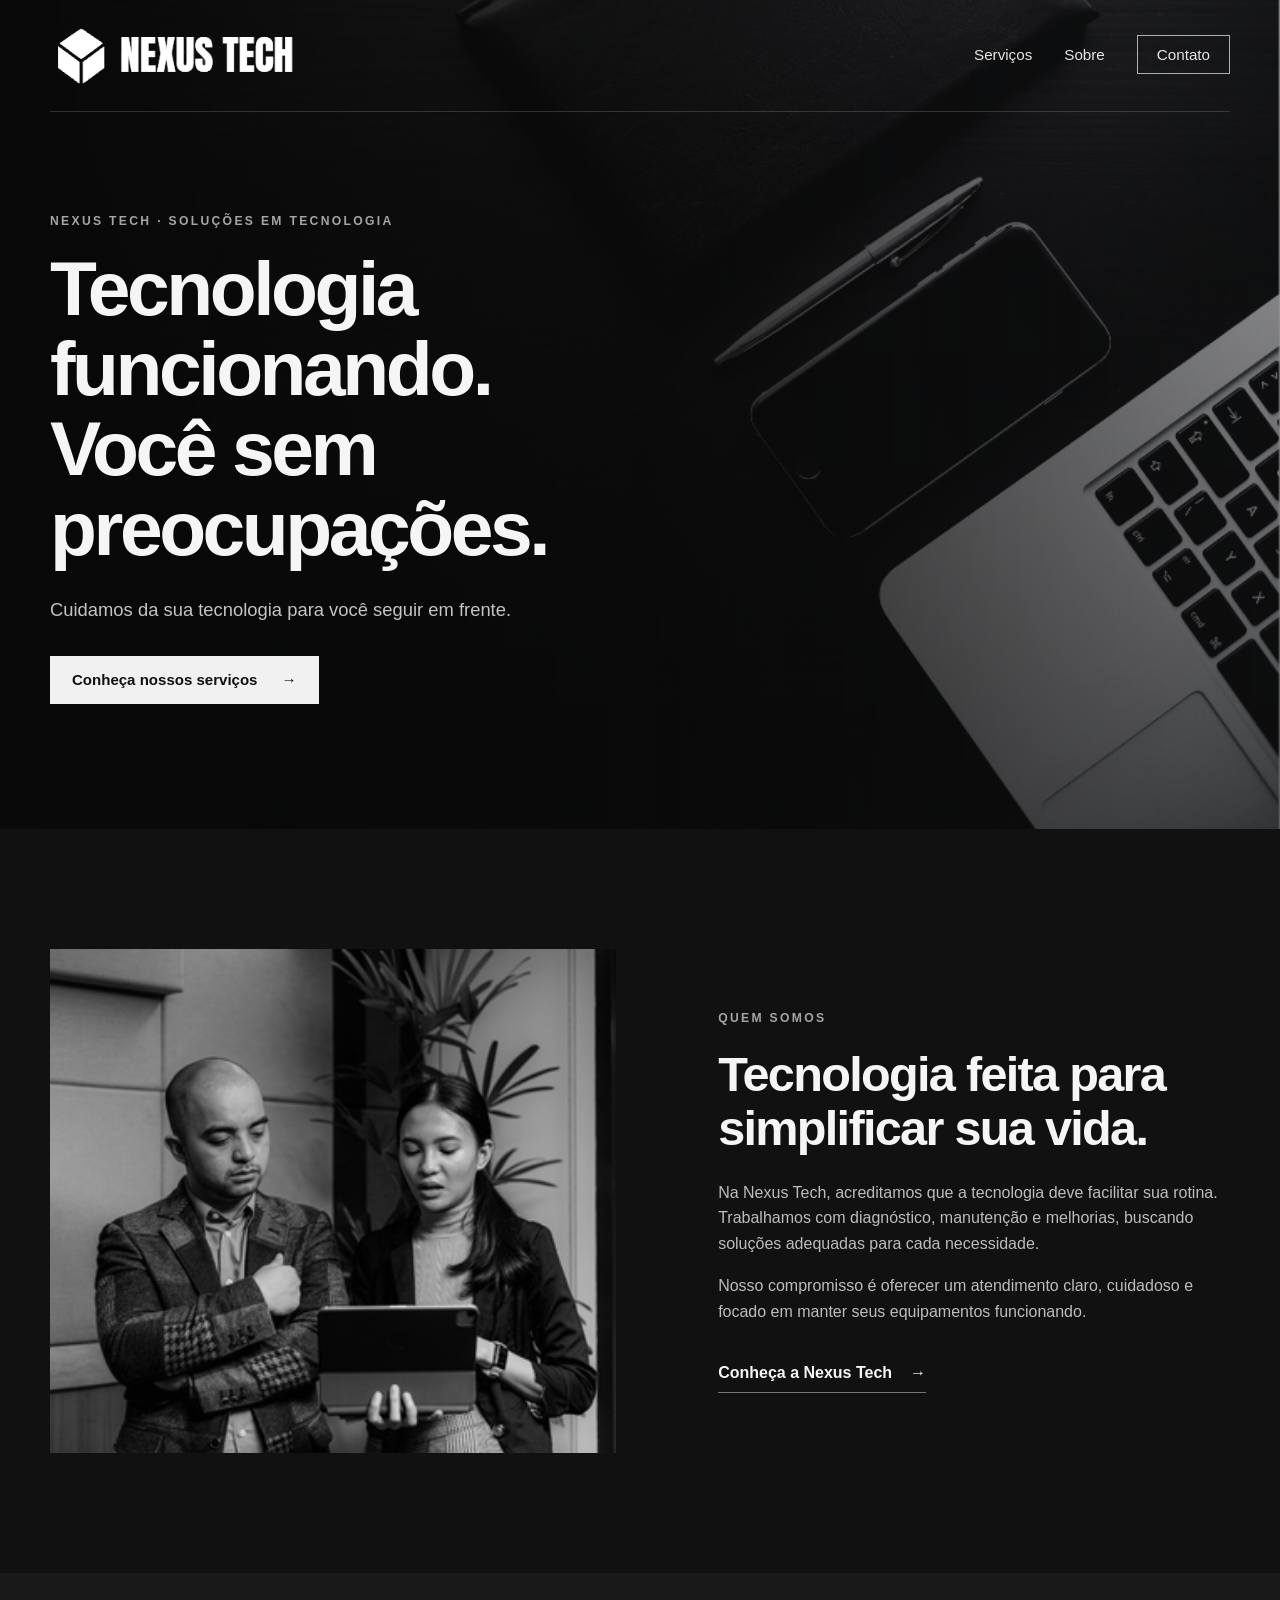
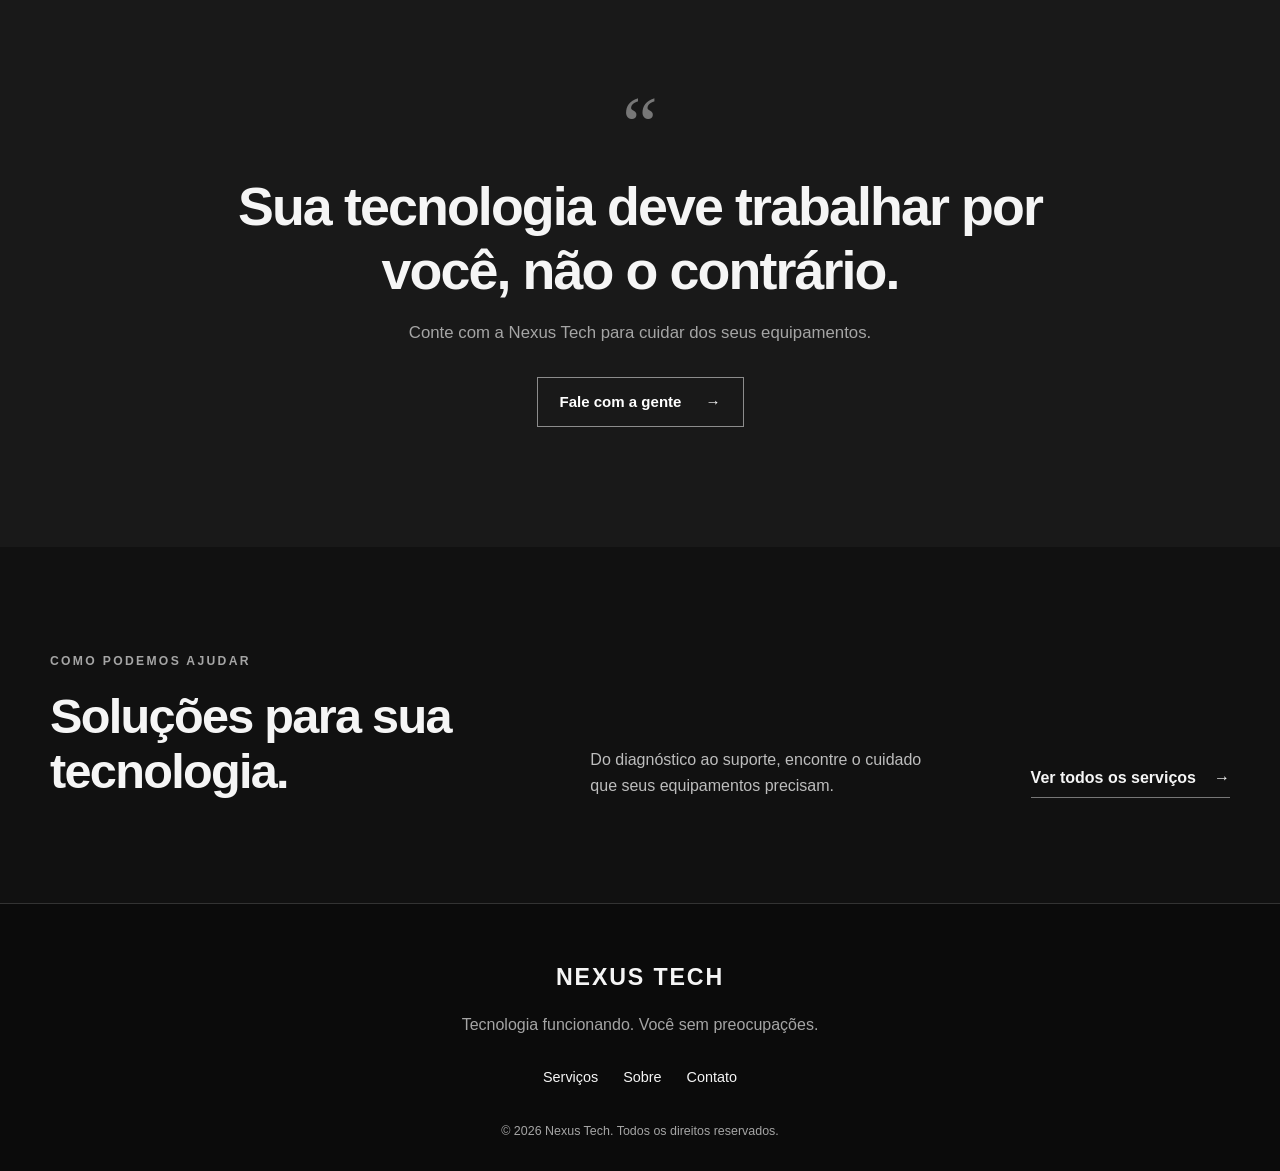
<file: index.html>
<!DOCTYPE html>
<html lang="pt-BR">
<head>
    <meta charset="UTF-8">
    <meta name="viewport" content="width=device-width, initial-scale=1.0">
    <meta name="description" content="Nexus Tech: soluções em tecnologia, manutenção e suporte para seus equipamentos.">
    <title>Nexus Tech | Tecnologia sem preocupações</title>
    <link rel="stylesheet" href="css/styles.css">
</head>
<body>
    <header class="hero" id="inicio">
        <nav class="navbar" aria-label="Navegação principal">
            <a class="brand" href="index.html" aria-label="Nexus Tech - Início">
                <img src="img/Captura de tela 2026-10-07 213344.png" alt="Logo Nexus Tech">
            </a>
            <button class="menu-toggle" type="button" aria-label="Abrir menu" aria-expanded="false">
                <span></span><span></span><span></span>
            </button>
            <ul class="nav-links">
                <li><a href="views/servicos.html">Serviços</a></li>
                <li><a href="views/sobre.html">Sobre</a></li>
                <li><a href="views/contato.html" class="nav-contact">Contato</a></li>
            </ul>
        </nav>

        <div class="hero-content">
            <p class="eyebrow">NEXUS TECH · SOLUÇÕES EM TECNOLOGIA</p>
            <h1>Tecnologia funcionando.<br>Você sem preocupações.</h1>
            <p class="hero-description">Cuidamos da sua tecnologia para você seguir em frente.</p>
            <a class="button button-light" href="views/servicos.html">Conheça nossos serviços <span aria-hidden="true">→</span></a>
        </div>
    </header>

    <main>
        <section class="about section-shell" id="empresa">
            <div class="about-image">
                <img src="img/Site Empresarial Aplicativo de Tecnologia Ousado Roxo e Azul-escuro222.png" alt="Arquitetura moderna de um edifício">
            </div>
            <div class="about-content">
                <p class="eyebrow">QUEM SOMOS</p>
                <h2>Tecnologia feita para simplificar sua vida.</h2>
                <p>Na Nexus Tech, acreditamos que a tecnologia deve facilitar sua rotina. Trabalhamos com diagnóstico, manutenção e melhorias, buscando soluções adequadas para cada necessidade.</p>
                <p>Nosso compromisso é oferecer um atendimento claro, cuidadoso e focado em manter seus equipamentos funcionando.</p>
                <a class="text-link" href="views/sobre.html">Conheça a Nexus Tech <span aria-hidden="true">→</span></a>
            </div>
        </section>

        <section class="statement">
            <div class="statement-inner">
                <span class="quote-mark" aria-hidden="true">“</span>
                <h2>Sua tecnologia deve trabalhar por você, não o contrário.</h2>
                <p>Conte com a Nexus Tech para cuidar dos seus equipamentos.</p>
                <a class="button button-outline" href="views/contato.html">Fale com a gente <span aria-hidden="true">→</span></a>
            </div>
        </section>

        <section class="services-preview section-shell">
            <div>
                <p class="eyebrow">COMO PODEMOS AJUDAR</p>
                <h2>Soluções para sua tecnologia.</h2>
            </div>
            <p>Do diagnóstico ao suporte, encontre o cuidado que seus equipamentos precisam.</p>
            <a class="text-link" href="views/servicos.html">Ver todos os serviços <span aria-hidden="true">→</span></a>
        </section>
    </main>

    <footer class="footer">
        <a class="footer-brand" href="#inicio">NEXUS TECH</a>
        <p>Tecnologia funcionando. Você sem preocupações.</p>
        <nav aria-label="Navegação do rodapé">
            <a href="views/servicos.html">Serviços</a>
            <a href="views/sobre.html">Sobre</a>
            <a href="views/contato.html">Contato</a>
        </nav>
        <small>© 2026 Nexus Tech. Todos os direitos reservados.</small>
    </footer>

    <script>
        const menuButton = document.querySelector(".menu-toggle");
        const navLinks = document.querySelector(".nav-links");

        menuButton.addEventListener("click", () => {
            const isOpen = menuButton.getAttribute("aria-expanded") === "true";
            menuButton.setAttribute("aria-expanded", String(!isOpen));
            menuButton.setAttribute("aria-label", isOpen ? "Abrir menu" : "Fechar menu");
            navLinks.classList.toggle("is-open", !isOpen);
        });

        navLinks.querySelectorAll("a").forEach((link) => {
            link.addEventListener("click", () => {
                navLinks.classList.remove("is-open");
                menuButton.setAttribute("aria-expanded", "false");
                menuButton.setAttribute("aria-label", "Abrir menu");
            });
        });
    </script>
</body>
</html>
</file>
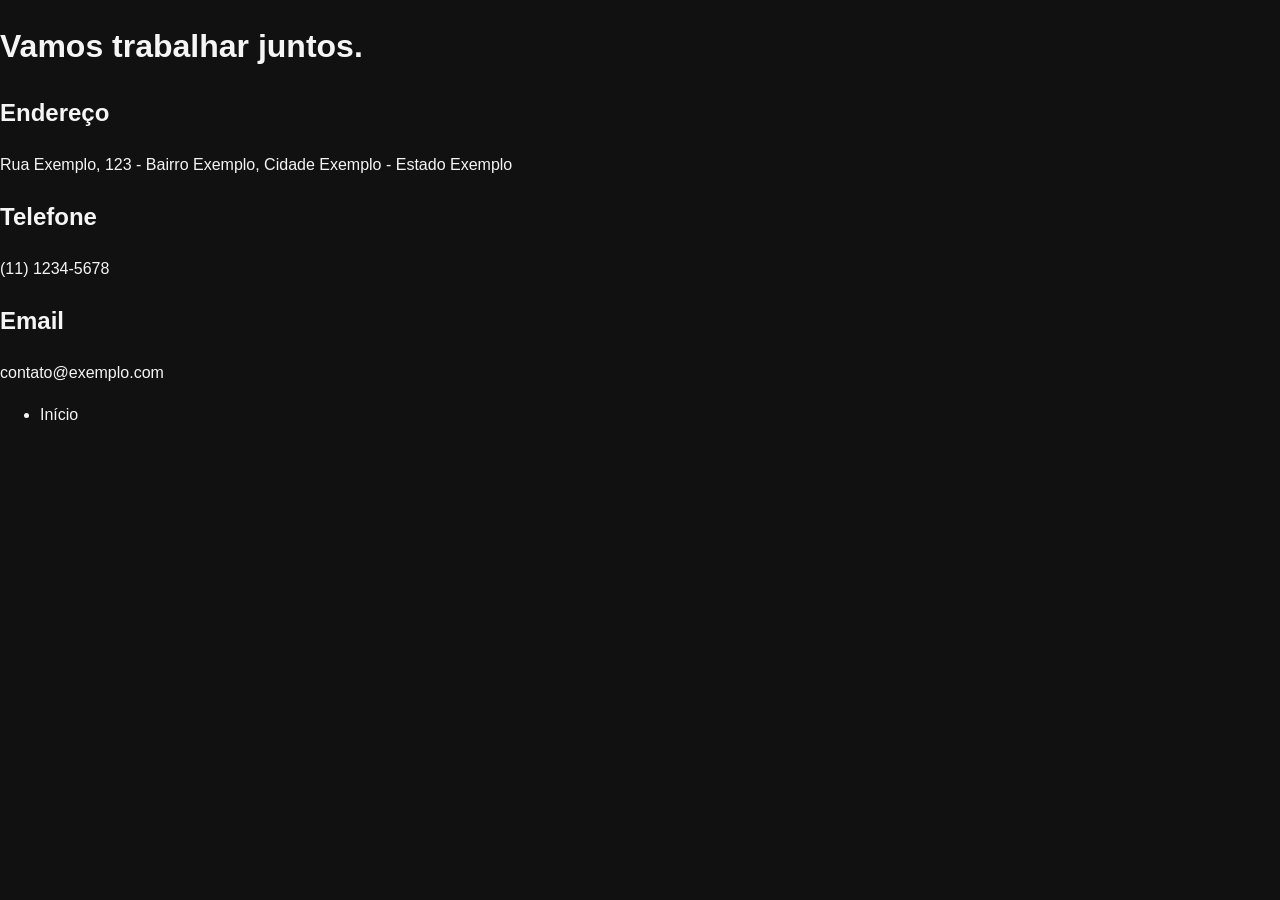
<file: views/contato.html>
<!DOCTYPE html>
<html lang="pt-BR">
<head>
    <meta charset="UTF-8">
    <meta name="viewport" content="width=device-width, initial-scale=1.0">
    <link rel="stylesheet" href="../css/styles.css">
    <title>Contatos</title>
</head>
<body>
    <header>
        <h1>Vamos trabalhar juntos.</h1>
    </header>
    <main>
        <section>
            <h2>Endereço</h2>
            <p>Rua Exemplo, 123 - Bairro Exemplo, Cidade Exemplo - Estado Exemplo</p>
            <h2>Telefone</h2>
            <p>(11) 1234-5678</p>   
            <h2>Email</h2>
            <p>contato@exemplo.com</p>
        </section>
        <section>
            <nav>
                <ul>
                    <li><a href="../index.html">Início</a></li>
                </ul>
            </nav>
        </section>
    </main>
</body>
</html>
</file>
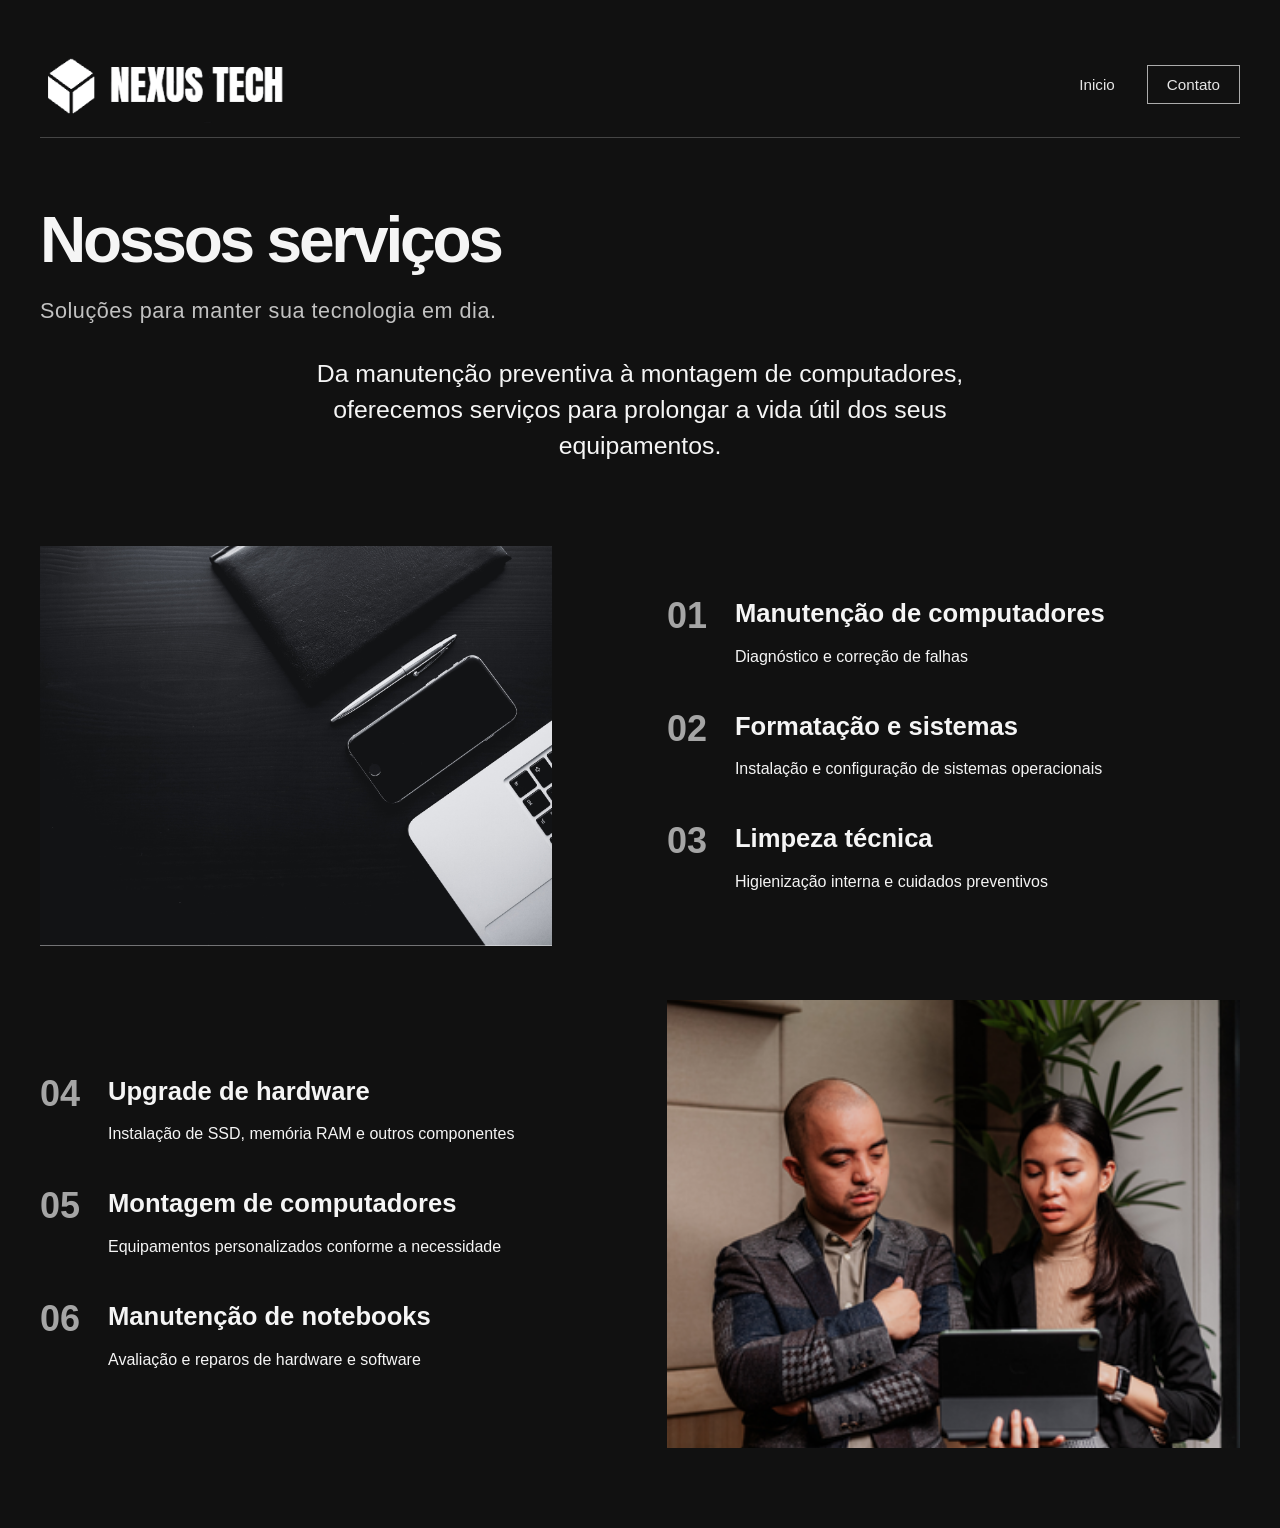
<file: views/servicos.html>
<!DOCTYPE html>
<html lang="pt-BR">
<head>
    <meta charset="UTF-8">
    <meta name="viewport" content="width=device-width, initial-scale=1.0">
    <meta name="description" content="Conheça os serviços de manutenção, suporte e montagem de computadores da Nexus Tech.">
    <link rel="stylesheet" href="../css/styles.css">
    <title>Nossos serviços | Nexus Tech</title>
</head>
<body class="services-page">
    <main class="services-main">

        <nav class="navbar" aria-label="Navegação principal">
            <a class="brand" href="../index.html" aria-label="Nexus Tech - Início">
                <img src="../img/Captura de tela 2026-10-07 213344.png" alt="Logo Nexus Tech">
            </a>
            <button class="menu-toggle" type="button" aria-label="Abrir menu" aria-expanded="false">
                <span></span><span></span><span></span>
            </button>
            <ul class="nav-links">
                <li><a href="../index.html">Inicio</a></li>
                <li><a href="../views/contato.html" class="nav-contact">Contato</a></li>
            </ul>
        </nav>  

        <header class="services-heading">
            <h1>Nossos serviços</h1>
            <p class="services-subtitle">Soluções para manter sua tecnologia em dia.</p>
        </header>

        <p class="services-intro">
            Da manutenção preventiva à montagem de computadores, oferecemos
            serviços para prolongar a vida útil dos seus equipamentos.
        </p>

        <section class="services-layout" aria-label="Serviços de informática">
            <img
                class="services-photo services-photo-first"
                src="../img/Site Empresarial Aplicativo de Tecnologia Ousado Roxo e Azul-escuro.png"
                alt="Equipamentos e soluções de tecnologia"
            >

            <ol class="services-list services-list-first">
                <li>
                    <span class="service-number">01</span>
                    <div>
                        <h2>Manutenção de computadores</h2>
                        <p>Diagnóstico e correção de falhas</p>
                    </div>
                </li>
                <li>
                    <span class="service-number">02</span>
                    <div>
                        <h2>Formatação e sistemas</h2>
                        <p>Instalação e configuração de sistemas operacionais</p>
                    </div>
                </li>
                <li>
                    <span class="service-number">03</span>
                    <div>
                        <h2>Limpeza técnica</h2>
                        <p>Higienização interna e cuidados preventivos</p>
                    </div>
                </li>
            </ol>

            <ol class="services-list services-list-second" start="4">
                <li>
                    <span class="service-number">04</span>
                    <div>
                        <h2>Upgrade de hardware</h2>
                        <p>Instalação de SSD, memória RAM e outros componentes</p>
                    </div>
                </li>
                <li>
                    <span class="service-number">05</span>
                    <div>
                        <h2>Montagem de computadores</h2>
                        <p>Equipamentos personalizados conforme a necessidade</p>
                    </div>
                </li>
                <li>
                    <span class="service-number">06</span>
                    <div>
                        <h2>Manutenção de notebooks</h2>
                        <p>Avaliação e reparos de hardware e software</p>
                    </div>
                </li>
            </ol>

            <img
                class="services-photo services-photo-second"
                src="../img/Site Empresarial Aplicativo de Tecnologia Ousado Roxo e Azul-escuro222.png"
                alt="Planejamento de soluções personalizadas"
            >
        </section>
    </main>
</body>
</html>
</file>
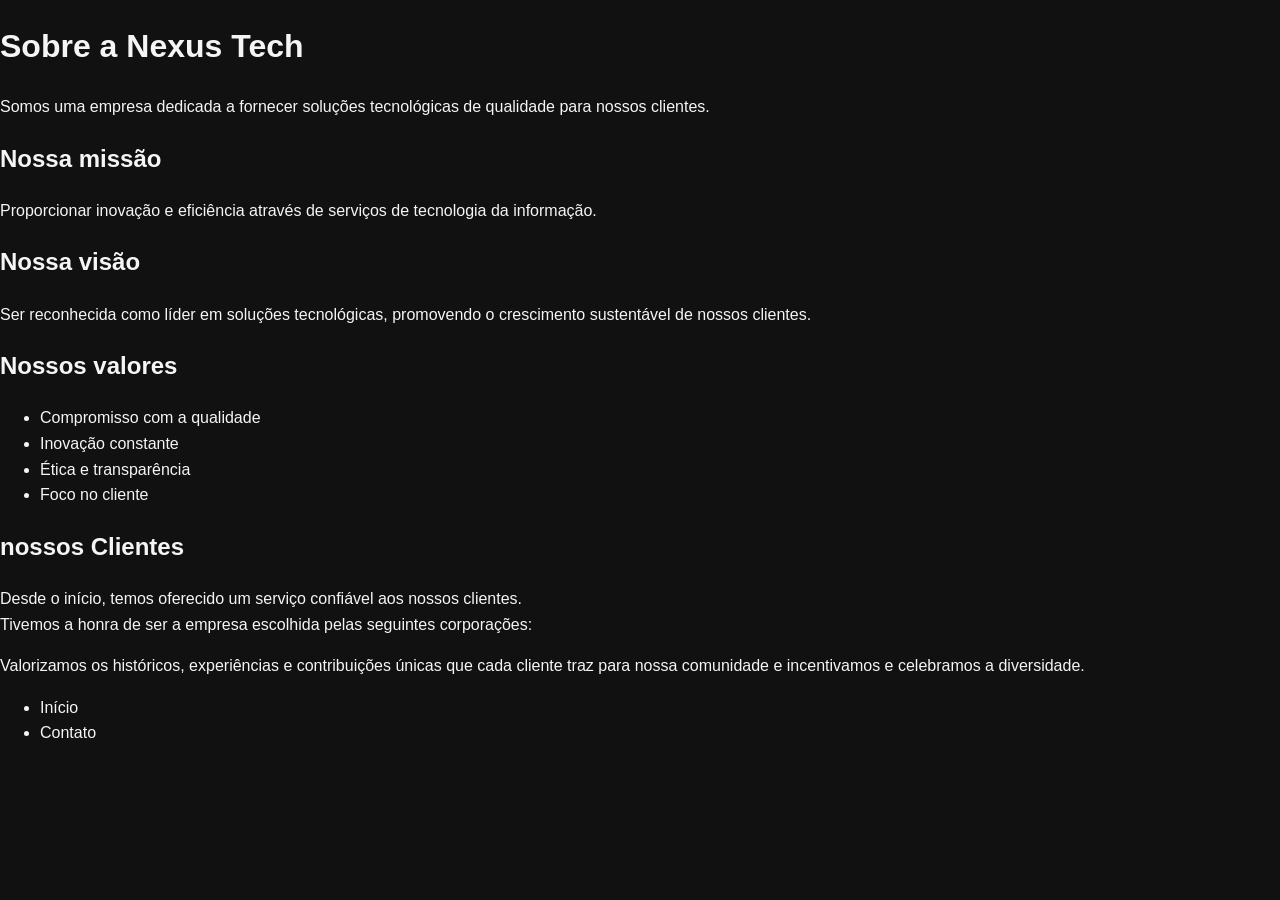
<file: views/sobre.html>
<!DOCTYPE html>
<html lang="pt-BR">
<head>
    <meta charset="UTF-8">
    <meta name="viewport" content="width=device-width, initial-scale=1.0">
    <link rel="stylesheet" href="../css/styles.css">
    <title>Sobre</title>
</head>
<body>
    <header>
        <h1>Sobre a Nexus Tech</h1>
        <p>Somos uma empresa dedicada a fornecer soluções tecnológicas de qualidade para nossos clientes.</p>
    </header>
    <main>
        <section>
            <h2>Nossa missão</h2>
            <p>Proporcionar inovação e eficiência através de serviços de tecnologia da informação.</p>
        </section>
        <section>
            <h2>Nossa visão</h2>
            <p>Ser reconhecida como líder em soluções tecnológicas, promovendo o crescimento sustentável de nossos clientes.</p>
        </section>
        <section>
            <h2>Nossos valores</h2>
            <ul>
                <li>Compromisso com a qualidade</li>
                <li>Inovação constante</li>
                <li>Ética e transparência</li>
                <li>Foco no cliente</li>
            </ul>
        </section>
        <section>
            <h2>nossos Clientes</h2>
            <p>Desde o início, temos oferecido um serviço confiável aos nossos clientes.<br>
                Tivemos a honra de ser a empresa escolhida pelas seguintes corporações:</p>
            <p>Valorizamos os históricos, experiências e contribuições únicas que cada cliente traz para nossa comunidade e incentivamos e celebramos a diversidade.</p>  
        </section>
        <section>
            <nav>
                <ul>
                    <li><a href="../index.html">Início</a></li>
                    <li><a href="contato.html">Contato</a></li>
                </ul>
            </nav>
        </section>
    </main>
</body>
</html>
</file>
<file: css/styles.css>
/* Base */
:root {
    color-scheme: dark;
    --background: #111111;
    --surface: #191919;
    --text: #f5f5f5;
    --muted: #a5a5a5;
    --accent: #a5a5a5;
    --content-width: 1180px;
}

* {
    box-sizing: border-box;
}

html {
    scroll-behavior: smooth;
}

body {
    margin: 0;
    font-family: Arial, Helvetica, sans-serif;
    background: var(--background);
    color: var(--text);
    line-height: 1.6;
}

img {
    display: block;
    max-width: 100%;
}

a {
    color: inherit;
    text-decoration: none;
}

a:focus-visible,
button:focus-visible {
    outline: 2px solid #ffffff;
    outline-offset: 4px;
}

.section-shell {
    width: min(var(--content-width), calc(100% - 64px));
    margin-inline: auto;
}

/* Hero e navegação */
.hero {
    min-height: 680px;
    position: relative;
    display: flex;
    flex-direction: column;
    overflow: hidden;
    background:
        linear-gradient(90deg, rgba(8, 8, 8, .96) 0%, rgba(8, 8, 8, .82) 48%, rgba(8, 8, 8, .28) 100%),
        linear-gradient(0deg, rgba(8, 8, 8, .45), rgba(8, 8, 8, .08)),
        url("../img/Site Empresarial Aplicativo de Tecnologia Ousado Roxo e Azul-escuro.png") center 45% / cover no-repeat,
        #171717;
}

.navbar {
    width: min(var(--content-width), calc(100% - 64px));
    min-height: 112px;
    margin-inline: auto;
    display: flex;
    align-items: center;
    justify-content: space-between;
    gap: 32px;
    border-bottom: 1px solid rgba(255, 255, 255, .16);
}

.brand img {
    width: 300px;
    max-height: 82px;
    object-fit: contain;
    object-position: left center;
}

.nav-links {
    display: flex;
    align-items: center;
    gap: 32px;
    list-style: none;
    margin: 0;
    padding: 0;
    font-size: .95rem;
}

.nav-links a {
    color: #e6e6e6;
    transition: color .2s ease;
}

.nav-links a:hover,
.text-link:hover {
    color: #bcbcbc;
}

.nav-links .nav-contact {
    border: 1px solid rgba(255, 255, 255, .65);
    padding: 10px 19px;
}

.menu-toggle {
    display: none;
}

.hero-content {
    width: min(var(--content-width), calc(100% - 64px));
    margin: auto;
    padding-block: 100px 125px;
}

.eyebrow {
    margin: 0 0 18px;
    color: var(--muted);
    font-size: .76rem;
    font-weight: 700;
    letter-spacing: .19em;
}

.hero h1 {
    max-width: 760px;
    margin: 0;
    font-size: clamp(2.8rem, 6vw, 5.6rem);
    line-height: 1.04;
    letter-spacing: -.045em;
}

.hero-description {
    max-width: 480px;
    margin: 26px 0 32px;
    color: #c4c4c4;
    font-size: 1.15rem;
}

.button {
    min-height: 48px;
    display: inline-flex;
    align-items: center;
    justify-content: center;
    gap: 24px;
    padding: 12px 22px;
    font-size: .94rem;
    font-weight: 700;
    transition: background .2s ease, color .2s ease, border-color .2s ease;
}

.button-light {
    background: #f1f1f1;
    color: #111111;
}

.button-light:hover {
    background: #c9c9c9;
    color: #111111;
}

.scroll-cue {
    position: absolute;
    right: max(32px, calc((100% - var(--content-width)) / 2));
    bottom: 28px;
    color: #c2c2c2;
    font-size: .8rem;
    letter-spacing: .08em;
}

/* Apresentação */
.about {
    display: grid;
    grid-template-columns: 1.05fr .95fr;
    align-items: center;
    gap: clamp(40px, 8vw, 110px);
    padding-block: 120px;
}

.about-image {
    min-height: 430px;
    overflow: hidden;
    background: #292929;
}

.about-image img {
    width: 100%;
    height: 100%;
    min-height: 430px;
    object-fit: cover;
    filter: grayscale(100%);
}

.about-content h2,
.services-preview h2 {
    max-width: 540px;
    margin: 0 0 24px;
    font-size: clamp(2rem, 3.8vw, 3.5rem);
    line-height: 1.12;
    letter-spacing: -.035em;
}

.about-content > p:not(.eyebrow) {
    color: #bdbdbd;
    margin: 0 0 17px;
}

.text-link {
    display: inline-flex;
    align-items: center;
    gap: 18px;
    margin-top: 18px;
    padding-bottom: 7px;
    border-bottom: 1px solid #777777;
    font-weight: 700;
}

/* Frase de destaque */
.statement {
    padding: 120px 32px;
    background: #191919;
    text-align: center;
}

.statement-inner {
    max-width: 850px;
    margin-inline: auto;
}

.quote-mark {
    display: block;
    color: #777777;
    font-family: Georgia, serif;
    font-size: 5rem;
    line-height: .8;
}

.statement h2 {
    margin: 18px 0;
    font-size: clamp(2rem, 4.2vw, 3.7rem);
    line-height: 1.18;
    letter-spacing: -.035em;
}

.statement p {
    margin: 0 0 30px;
    color: var(--muted);
    font-size: 1.05rem;
}

.button-outline {
    border: 1px solid #8c8c8c;
    color: #ffffff;
}

.button-outline:hover {
    background: #f1f1f1;
    color: #111111;
}

/* Chamada para serviços */
.services-preview {
    display: grid;
    grid-template-columns: 1fr .8fr auto;
    align-items: end;
    gap: 40px;
    padding-block: 105px;
}

.services-preview h2 {
    margin-bottom: 0;
}

.services-preview > p {
    max-width: 360px;
    margin: 0;
    color: #bdbdbd;
}

/* Rodapé */
.footer {
    padding: 55px 32px 28px;
    border-top: 1px solid #333333;
    text-align: center;
    background: #0b0b0b;
}

.footer-brand {
    font-size: 1.45rem;
    font-weight: 900;
    letter-spacing: .08em;
}

.footer > p,
.footer small {
    color: var(--muted);
}

.footer nav {
    display: flex;
    justify-content: center;
    flex-wrap: wrap;
    gap: 25px;
    margin: 28px 0;
    font-size: .9rem;
}

.footer small {
    font-size: .78rem;
}

/* Telas menores */
@media (max-width: 800px) {
    .section-shell,
    .navbar,
    .hero-content {
        width: min(100% - 40px, var(--content-width));
    }

    .hero {
        min-height: 620px;
        background-position: 58% center;
    }

    .navbar {
        min-height: 88px;
    }

    .brand img {
        width: 225px;
        max-height: 65px;
    }

    .menu-toggle {
        width: 44px;
        height: 44px;
        display: flex;
        flex-direction: column;
        justify-content: center;
        gap: 6px;
        border: 1px solid #777777;
        background: transparent;
        cursor: pointer;
    }

    .menu-toggle span {
        width: 20px;
        height: 2px;
        margin-inline: auto;
        background: #ffffff;
    }

    .nav-links {
        position: absolute;
        z-index: 2;
        top: 88px;
        right: 20px;
        left: 20px;
        display: none;
        flex-direction: column;
        align-items: stretch;
        gap: 0;
        padding: 12px 20px;
        background: #171717;
        border: 1px solid #444444;
    }

    .nav-links.is-open {
        display: flex;
    }

    .nav-links a {
        display: block;
        padding: 13px 4px;
    }

    .nav-links .nav-contact {
        border: 0;
        padding: 13px 4px;
    }

    .hero-content {
        padding-block: 100px 120px;
    }

    .about {
        grid-template-columns: 1fr;
        gap: 38px;
        padding-block: 75px;
    }

    .about-image,
    .about-image img {
        min-height: 300px;
        max-height: 420px;
    }

    .statement {
        padding-block: 85px;
    }

    .services-preview {
        grid-template-columns: 1fr;
        align-items: start;
        gap: 20px;
        padding-block: 75px;
    }
}

@media (max-width: 480px) {
    .hero {
        min-height: 590px;
    }

    .brand img {
        width: 190px;
    }

    .hero h1 {
        font-size: clamp(2.45rem, 12vw, 3.5rem);
    }

    .hero-description {
        font-size: 1rem;
    }

    .scroll-cue {
        right: 20px;
        bottom: 20px;
    }

    .about-image,
    .about-image img {
        min-height: 240px;
    }

    .statement {
        padding-inline: 22px;
    }

    .footer {
        padding-inline: 20px;
    }
}


/* Página de serviços */
.services-page {
    min-height: 100vh;
    background: #111111;
}

.services-main {
    width: min(100% - 80px, 1360px);
    margin-inline: auto;
    padding: 34px 0 80px;
}

.services-heading h1 {
    margin: 0;
    font-size: clamp(2.4rem, 4vw, 3.2rem);
    line-height: 1.15;
    letter-spacing: -.035em;
}

.services-subtitle {
    margin: 0 0 24px 26px;
    color: var(--muted);
    font-size: clamp(1.1rem, 2vw, 1.55rem);
    font-weight: 700;
    letter-spacing: .04em;
}

.services-intro {
    max-width: 900px;
    margin: 26px auto 82px;
    text-align: center;
    font-size: clamp(1.1rem, 2vw, 1.55rem);
    line-height: 1.45;
}

.services-layout {
    display: grid;
    grid-template-columns: minmax(0, 1fr) minmax(0, 1.12fr);
    align-items: center;
    column-gap: clamp(55px, 9vw, 140px);
    row-gap: 54px;
}

.services-photo {
    width: 100%;
    aspect-ratio: 1.28 / 1;
    object-fit: cover;
}

.services-photo-first {
    grid-column: 1;
    grid-row: 1;
}

.services-list {
    display: flex;
    flex-direction: column;
    gap: 42px;
    margin: 0;
    padding: 0;
    list-style: none;
}

.services-list-first {
    grid-column: 2;
    grid-row: 1;
}

.services-list-second {
    grid-column: 1;
    grid-row: 2;
}

.services-photo-second {
    grid-column: 2;
    grid-row: 2;
}

.services-list li {
    display: grid;
    grid-template-columns: 52px minmax(0, 1fr);
    align-items: start;
    gap: 16px;
}

.service-number {
    color: var(--muted);
    font-size: 2.25rem;
    line-height: 1;
    font-weight: 700;
}

.services-list h2 {
    margin: 0 0 16px;
    font-size: clamp(1.25rem, 2vw, 1.8rem);
    line-height: 1.2;
}

.services-list p {
    margin: 0;
    font-size: 1rem;
    line-height: 1.5;
}

@media (max-width: 800px) {
    .services-main {
        width: min(100% - 40px, 620px);
        padding-top: 42px;
    }

    .services-subtitle {
        margin-left: 0;
    }

    .services-intro {
        margin: 28px 0 48px;
        text-align: left;
    }

    .services-layout {
        grid-template-columns: 1fr;
        row-gap: 36px;
    }

    .services-photo-first,
    .services-list-first,
    .services-list-second,
    .services-photo-second {
        grid-column: 1;
        grid-row: auto;
    }

    .services-list {
        gap: 30px;
    }

    .services-photo-second {
        margin-top: 4px;
    }
}

@media (max-width: 480px) {
    .services-main {
        width: calc(100% - 36px);
    }

    .services-list li {
        grid-template-columns: 42px minmax(0, 1fr);
        gap: 12px;
    }

    .service-number {
        font-size: 1.8rem;
    }

    .services-list h2 {
        font-size: 1.25rem;
    }
}

/* Acabamento do cabeçalho da página de serviços */
.services-main > .navbar {
    width: 100%;
    min-height: 104px;
    margin-bottom: 66px;
    border-bottom-color: rgba(255, 255, 255, .22);
}

.services-main > .navbar .brand img {
    width: 270px;
}

.services-heading {
    max-width: 900px;
    margin: 0;
    text-align: left;
}

.services-heading h1 {
    font-size: clamp(2.8rem, 5vw, 4.2rem);
    letter-spacing: -.05em;
}

.services-subtitle {
    display: inline-block;
    margin: 16px 0 0;
    color: #c2c2c2;
    font-size: clamp(1.05rem, 2vw, 1.35rem);
    font-weight: 400;
    letter-spacing: .025em;
}

.services-intro {
    max-width: 760px;
    margin: 28px auto 82px;
    text-align: center;
}

@media (max-width: 800px) {
    .services-main > .navbar {
        min-height: 88px;
        margin-bottom: 48px;
    }

    .services-main > .navbar .brand img {
        width: 225px;
    }

    .services-heading {
        text-align: left;
    }

    .services-subtitle {
        margin-top: 12px;
    }

    .services-intro {
        margin: 26px 0 48px;
    }
}

@media (max-width: 480px) {
    .services-main > .navbar {
        margin-bottom: 38px;
    }

    .services-main > .navbar .brand img {
        width: 190px;
    }
        
}
</file>
